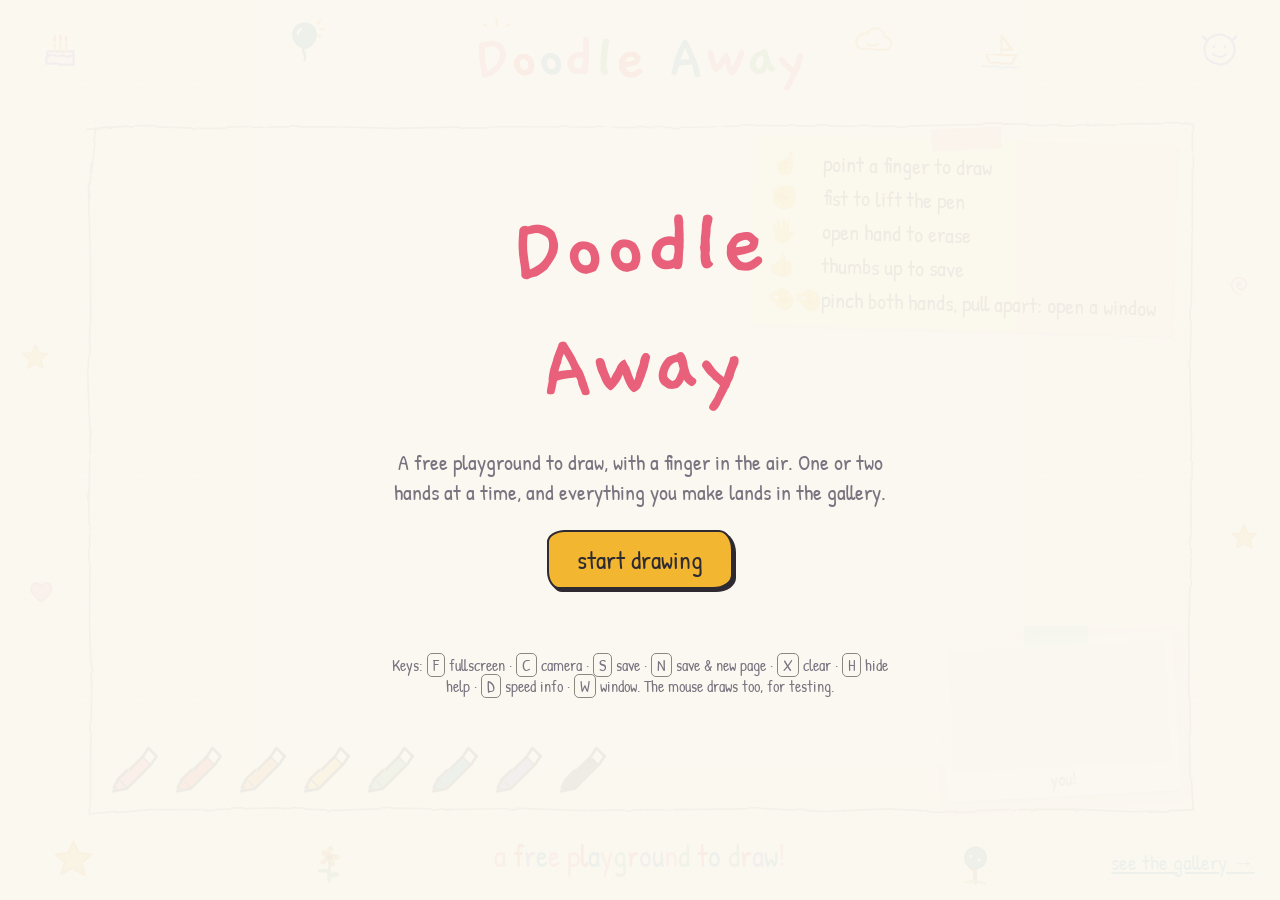
<file: index.html>
<!doctype html>
<html lang="en">
<head>
<meta charset="utf-8">
<meta name="viewport" content="width=device-width,initial-scale=1">
<title>Doodle Away</title>
<link rel="stylesheet" href="css/style.css">
</head>
<body class="wall">
  <!-- wobble filter that makes SVG lines look hand-drawn -->
  <svg width="0" height="0" style="position:absolute">
    <filter id="wobble"><feTurbulence type="fractalNoise" baseFrequency="0.035" numOctaves="2" seed="3"/><feDisplacementMap in="SourceGraphic" scale="3"/></filter>
  </svg>

  <svg id="frame" class="frame"><path/></svg>

  <h1 id="title" class="title" aria-label="Doodle Away"></h1>
  <p id="tagline" class="tagline"></p>

  <!-- margin doodles -->
  <i class="doodle" data-doodle="cake" style="left:3%;top:3%"></i>
  <i class="doodle" data-doodle="balloon" style="left:22%;top:2%"></i>
  <i class="doodle" data-doodle="sun" style="left:37%;top:1.5%"></i>
  <i class="doodle" data-doodle="cloud" style="right:30%;top:2%"></i>
  <i class="doodle" data-doodle="boat" style="right:20%;top:3%"></i>
  <i class="doodle" data-doodle="smiley" style="right:3%;top:3%"></i>
  <i class="doodle sm" data-doodle="star" style="left:1.6%;top:38%"></i>
  <i class="doodle sm" data-doodle="heart" style="left:2%;top:64%"></i>
  <i class="doodle sm" data-doodle="star" style="right:1.6%;top:58%"></i>
  <i class="doodle sm" data-doodle="swirl" style="right:2%;top:30%"></i>
  <i class="doodle" data-doodle="star" style="left:4%;bottom:2%"></i>
  <i class="doodle" data-doodle="tree" style="right:22%;bottom:1.5%"></i>
  <i class="doodle" data-doodle="flower" style="left:24%;bottom:1.5%"></i>

  <div id="stage"></div>
  <div id="tray" class="tray"></div>

  <!-- how to play: just three things -->
  <ul class="howto help">
    <li><b>☝️</b>point a finger to draw</li>
    <li><b>✊</b>fist to lift the pen</li>
    <li><b>🖐</b>open hand to erase</li>
    <li><b>👍</b>thumbs up to save</li>
    <li><b>🤏🤏</b>pinch both hands, pull apart: open a window</li>
  </ul>

  <figure class="polaroid">
    <video id="cam" playsinline muted></video>
    <figcaption>you!</figcaption>
  </figure>

  <a class="gallery-link" href="gallery.html" target="_blank">see the gallery →</a>

  <div id="toast"></div>
  <div id="flash"></div>

  <div id="intro">
    <div class="card">
      <h2>Doodle Away</h2>
      <p>A free playground to draw, with a finger in the air. One or two hands at a time, and everything you make lands in the gallery.</p>
      <button id="start" class="btn primary">start drawing</button>
      <p id="err"></p>
      <p class="keys">Keys: <kbd>F</kbd> fullscreen · <kbd>C</kbd> camera · <kbd>S</kbd> save · <kbd>N</kbd> save &amp; new page · <kbd>X</kbd> clear · <kbd>H</kbd> hide help · <kbd>D</kbd> speed info · <kbd>W</kbd> window. The mouse draws too, for testing.</p>
    </div>
  </div>

  <script src="vendor/p5.min.js"></script>
  <script type="module" src="js/app.js"></script>
</body>
</html>
</file>
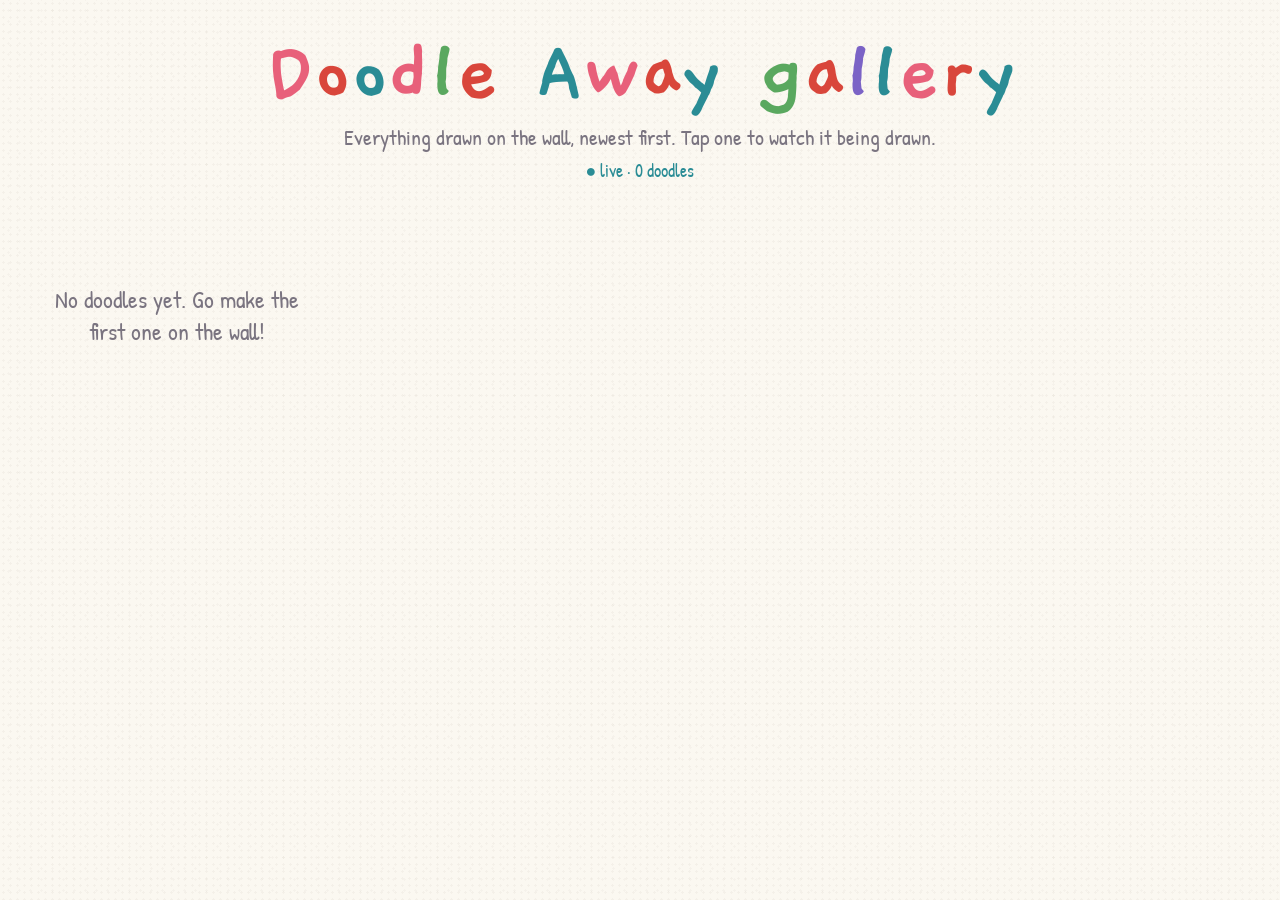
<file: gallery.html>
<!doctype html>
<html lang="en">
<head>
<meta charset="utf-8">
<meta name="viewport" content="width=device-width,initial-scale=1">
<title>Doodle Away Gallery</title>
<link rel="stylesheet" href="css/style.css">
<style>
  .wrap { max-width: 1240px; margin: 0 auto; padding: 28px 16px 80px; }
  header { text-align: center; margin-bottom: 36px; }
  header h1 { font-family: var(--title); font-size: clamp(48px, 9vw, 88px); margin: 0; line-height: 1; }
  header h1 span { display: inline-block; transform: rotate(var(--r, 0deg)); }
  header p { font-size: 22px; color: var(--muted); margin: 6px 0 0; }
  .live { font-size: 18px; color: var(--teal); }
  .grid { display: grid; grid-template-columns: repeat(auto-fill, minmax(230px, 1fr)); gap: 40px 28px; }
  .card {
    all: unset; cursor: pointer; display: block; position: relative; background: #fff; padding: 10px 10px 6px;
    box-shadow: 2px 4px 12px rgba(0, 0, 0, .1); transform: rotate(var(--r, 0deg)); transition: transform .2s;
  }
  .card::before { /* washi tape */
    content: ''; position: absolute; left: 50%; top: -12px; width: 76px; height: 22px; transform: translateX(-50%) rotate(var(--tr, -3deg));
    background: var(--tape, rgba(232, 96, 122, .45));
  }
  .card:hover, .card:focus-visible { transform: rotate(0deg) scale(1.03); z-index: 1; }
  .card:focus-visible { outline: 2.5px dashed var(--ink); outline-offset: 4px; }
  .card img { display: block; width: 100%; aspect-ratio: 4/3; object-fit: contain; background: var(--paper); }
  .card .meta { text-align: center; font-size: 18px; color: var(--muted); padding-top: 4px; }
  .card.new { animation: drop .7s ease; }
  @keyframes drop { from { transform: translateY(-30px) rotate(8deg); opacity: 0; } }
  .empty { text-align: center; font-size: 24px; color: var(--muted); padding: 40px 0; }
  dialog { border: 0; padding: 0; background: transparent; max-width: min(1100px, 94vw); width: 100%; color: var(--ink); }
  dialog::backdrop { background: rgba(60, 50, 40, .45); }
  .viewer { background: #fff; padding: 14px; box-shadow: 4px 8px 30px rgba(0, 0, 0, .2); }
  #replay { display: grid; place-items: center; background: var(--paper); }
  #replay canvas { max-width: 100%; max-height: 70vh; height: auto !important; width: auto !important; }
  .bar { display: flex; gap: 12px; padding-top: 12px; align-items: center; flex-wrap: wrap; }
  .bar .grow { flex: 1; color: var(--muted); font-size: 20px; }
</style>
</head>
<body>
  <div class="wrap">
    <header>
      <h1 id="title" aria-label="Doodle Away gallery"></h1>
      <p>Everything drawn on the wall, newest first. Tap one to watch it being drawn.</p>
      <p class="live" id="count">loading…</p>
    </header>
    <div id="grid" class="grid"></div>
  </div>

  <dialog id="dlg">
    <div class="viewer">
      <div id="replay"></div>
      <div class="bar">
        <span class="grow" id="info"></span>
        <button class="btn" id="again">↻ replay</button>
        <a class="btn" id="dl" download>download</a>
        <button class="btn" id="close">close</button>
      </div>
    </div>
  </dialog>

  <script src="vendor/p5.min.js"></script>
  <script type="module">
    import { store } from './js/store.js';
    import { drawSegment } from './js/render.js';

    const colors = ['#e8607a', '#d9463b', '#2a8c95', '#e8607a', '#5aa85f', '#d9463b', '#7b63c6', '#2a8c95'];
    document.getElementById('title').innerHTML = [...'Doodle Away gallery'].map((ch, i) =>
      ch === ' ' ? ' ' : `<span style="color:${colors[i % colors.length]};--r:${((i * 37) % 9) - 4}deg">${ch}</span>`).join('');

    const tapes = ['rgba(232,96,122,.45)', 'rgba(42,140,149,.35)', 'rgba(242,182,48,.5)', 'rgba(123,99,198,.35)', 'rgba(90,168,95,.4)'];
    const grid = document.getElementById('grid');
    const fmt = t => new Date(t).toLocaleString([], { day: 'numeric', month: 'short', hour: '2-digit', minute: '2-digit' });
    const known = new Set();
    const hash = s => [...s].reduce((a, c) => (a * 31 + c.charCodeAt(0)) >>> 0, 7);

    async function load() {
      const items = await store.list();
      document.getElementById('count').textContent = `● live · ${items.length} doodle${items.length === 1 ? '' : 's'}`;
      if (!items.length) { grid.innerHTML = '<p class="empty">No doodles yet. Go make the first one on the wall!</p>'; return; }
      grid.querySelector('.empty')?.remove();
      const first = known.size === 0;
      items.slice().reverse().forEach(d => {
        if (known.has(d.id)) return;
        known.add(d.id);
        const h = hash(d.id);
        const b = document.createElement('button');
        b.className = 'card' + (first ? '' : ' new');
        b.style.setProperty('--r', `${(h % 7) - 3}deg`);
        b.style.setProperty('--tr', `${(h % 9) - 4}deg`);
        b.style.setProperty('--tape', tapes[h % tapes.length]);
        b.innerHTML = `<img alt="Doodle from ${fmt(d.createdAt)}" loading="lazy"><div class="meta">${fmt(d.createdAt)}</div>`;
        b.querySelector('img').src = d.png;
        b.onclick = () => open(d.id);
        grid.prepend(b);
      });
    }

    let sketch;
    async function open(id) {
      const d = await store.get(id);
      if (!d) return;
      document.getElementById('info').textContent = fmt(d.createdAt);
      const dl = document.getElementById('dl'); dl.href = d.png; dl.download = `doodle-${d.id}.png`;
      document.getElementById('dlg').showModal();
      sketch?.remove();
      sketch = new p5(p => {
        let events, i, ink, k;
        const reset = () => {
          events = [];
          for (const s of d.strokes || []) s.pts.forEach((pt, j) => events.push({ s, j, t: pt[3] }));
          events.sort((a, b) => a.t - b.t);
          let tt = 0, prev = events[0]?.t ?? 0;
          for (const e of events) { tt += Math.min(e.t - prev, 250); prev = e.t; e.rt = tt; }
          k = tt > 8000 ? 8000 / tt : 1;
          i = 0; p.start = p.millis();
          ink.clear();
        };
        p.setup = () => {
          const scale = Math.min(1, 1600 / Math.max(d.width, d.height));
          p.createCanvas(Math.ceil(d.width * scale), Math.ceil(d.height * scale)).parent('replay');
          p.pixelDensity(1);
          ink = p.createGraphics(p.width, p.height); ink.pixelDensity(1); ink.scale(scale); ink.strokeCap(p.ROUND);
          reset();
          document.getElementById('again').onclick = reset;
        };
        p.draw = () => {
          const t = (p.millis() - p.start) / k;
          while (i < events.length && events[i].rt <= t) {
            const { s, j } = events[i];
            drawSegment(ink, s, s.pts[Math.max(0, j - 1)], s.pts[j], 0, 0, j);
            i++;
          }
          p.background('#fbf8f1'); p.image(ink, 0, 0);
        };
      });
    }
    const dlg = document.getElementById('dlg');
    document.getElementById('close').onclick = () => dlg.close();
    dlg.addEventListener('close', () => { sketch?.remove(); sketch = null; });

    load();
    store.subscribe(() => load());
  </script>
</body>
</html>
</file>
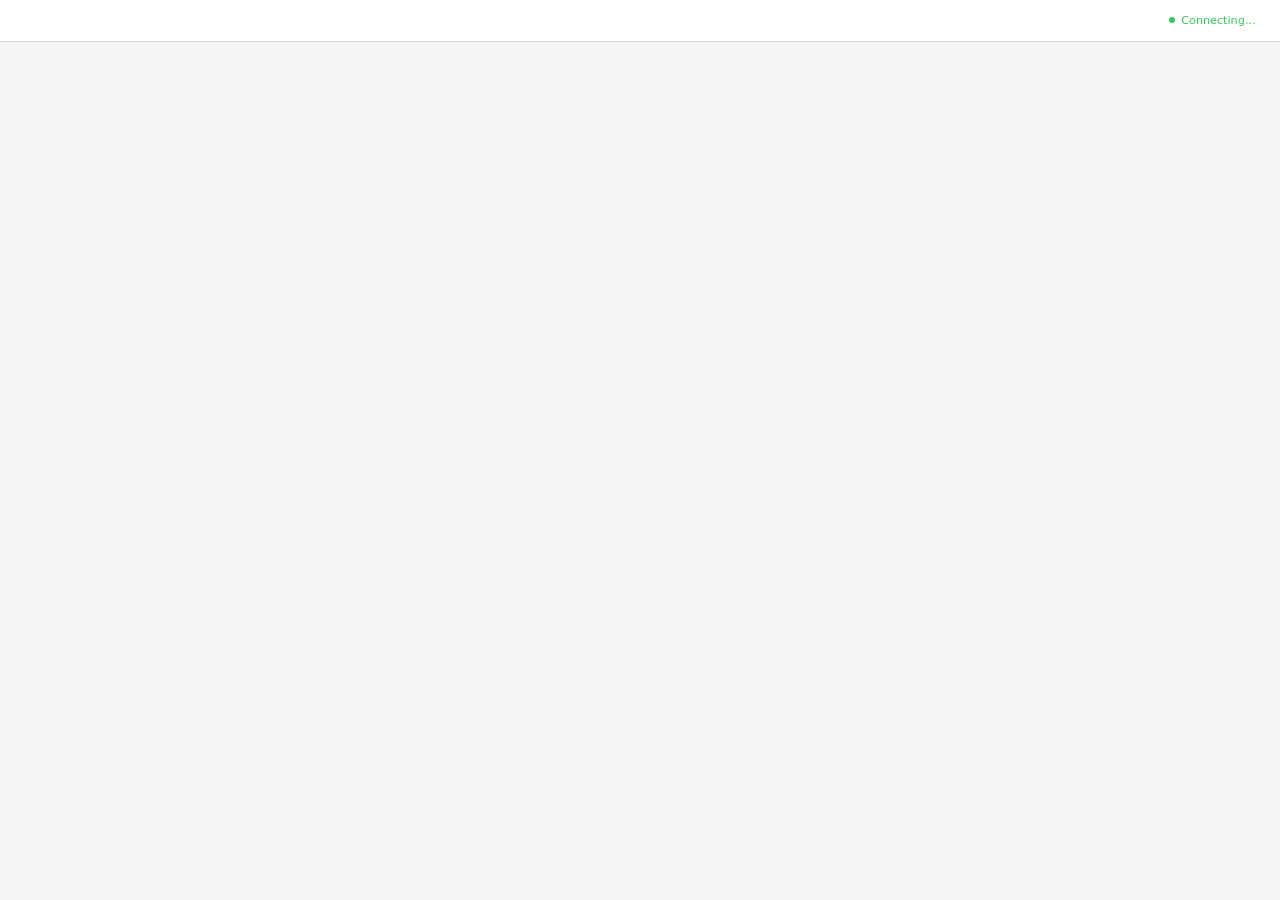
<file: .claude/skills/brainstorming/scripts/frame-template.html>
<!DOCTYPE html>
<html>
<head>
  <meta charset="utf-8">
  <title>Superpowers Brainstorming</title>
  <style>
    /*
     * BRAINSTORM COMPANION FRAME TEMPLATE
     *
     * This template provides a consistent frame with:
     * - OS-aware light/dark theming
     * - Header branding and connection status
     * - Scrollable main content area
     * - CSS helpers for common UI patterns
     *
     * Content is injected via placeholder comment in #frame-content.
     */

    * { box-sizing: border-box; margin: 0; padding: 0; }
    html, body { height: 100%; overflow: hidden; }

    /* ===== THEME VARIABLES ===== */
    :root {
      --bg-primary: #f5f5f7;
      --bg-secondary: #ffffff;
      --bg-tertiary: #e5e5e7;
      --border: #d1d1d6;
      --text-primary: #1d1d1f;
      --text-secondary: #86868b;
      --text-tertiary: #aeaeb2;
      --accent: #0071e3;
      --accent-hover: #0077ed;
      --success: #34c759;
      --warning: #ff9f0a;
      --error: #ff3b30;
      --selected-bg: #e8f4fd;
      --selected-border: #0071e3;
    }

    @media (prefers-color-scheme: dark) {
      :root {
        --bg-primary: #1d1d1f;
        --bg-secondary: #2d2d2f;
        --bg-tertiary: #3d3d3f;
        --border: #424245;
        --text-primary: #f5f5f7;
        --text-secondary: #86868b;
        --text-tertiary: #636366;
        --accent: #0a84ff;
        --accent-hover: #409cff;
        --selected-bg: rgba(10, 132, 255, 0.15);
        --selected-border: #0a84ff;
      }
    }

    body {
      font-family: system-ui, -apple-system, BlinkMacSystemFont, sans-serif;
      background: var(--bg-primary);
      color: var(--text-primary);
      display: flex;
      flex-direction: column;
      line-height: 1.5;
    }

    /* ===== FRAME STRUCTURE ===== */
    .brand { display: flex; align-items: center; min-width: 0; overflow: hidden; color: var(--text-secondary); line-height: 1; }
    .brand a { color: inherit; text-decoration: none; display: flex; align-items: center; gap: 0.5rem; min-width: 0; max-width: 100%; line-height: 1; }
    .brand-copy { display: block; min-width: 0; overflow: hidden; text-overflow: ellipsis; white-space: nowrap; line-height: 1; transform: translateY(-1px); }
    .brand-logo { display: block; height: 1em; width: auto; max-width: 180px; flex-shrink: 0; filter: invert(1); }
    @media (prefers-color-scheme: dark) {
      .brand-logo { filter: none; }
    }
    .status { font-size: 0.7rem; color: var(--status-color, var(--success)); display: flex; align-items: center; gap: 0.4rem; justify-self: end; white-space: nowrap; line-height: 1; }
    .status::before { content: ''; width: 6px; height: 6px; background: var(--status-color, var(--success)); border-radius: 50%; }

    .main { flex: 1; overflow-y: auto; }
    #frame-content { padding: 2rem; min-height: 100%; }

    .header {
      background: var(--bg-secondary);
      border-bottom: 1px solid var(--border);
      padding: 0.5rem 1.5rem;
      flex-shrink: 0;
      display: grid;
      grid-template-columns: minmax(0, 1fr) auto;
      align-items: center;
      gap: 1rem;
      min-height: 42px;
    }
    .header .brand { justify-self: start; width: 100%; font-size: 0.75rem; line-height: 1; }
    .header .status { grid-column: 2; line-height: 1; }
    .header span {
      font-size: 0.75rem;
      color: var(--text-secondary);
    }
    .header .selected-text {
      color: var(--accent);
      font-weight: 500;
    }

    /* ===== TYPOGRAPHY ===== */
    h2 { font-size: 1.5rem; font-weight: 600; margin-bottom: 0.5rem; }
    h3 { font-size: 1.1rem; font-weight: 600; margin-bottom: 0.25rem; }
    .subtitle { color: var(--text-secondary); margin-bottom: 1.5rem; }
    .section { margin-bottom: 2rem; }
    .label { font-size: 0.7rem; color: var(--text-secondary); text-transform: uppercase; letter-spacing: 0.05em; margin-bottom: 0.5rem; }

    /* ===== OPTIONS (for A/B/C choices) ===== */
    .options { display: flex; flex-direction: column; gap: 0.75rem; }
    .option {
      background: var(--bg-secondary);
      border: 2px solid var(--border);
      border-radius: 12px;
      padding: 1rem 1.25rem;
      cursor: pointer;
      transition: all 0.15s ease;
      display: flex;
      align-items: flex-start;
      gap: 1rem;
    }
    .option:hover { border-color: var(--accent); }
    .option.selected { background: var(--selected-bg); border-color: var(--selected-border); }
    .option .letter {
      background: var(--bg-tertiary);
      color: var(--text-secondary);
      width: 1.75rem; height: 1.75rem;
      border-radius: 6px;
      display: flex; align-items: center; justify-content: center;
      font-weight: 600; font-size: 0.85rem; flex-shrink: 0;
    }
    .option.selected .letter { background: var(--accent); color: white; }
    .option .content { flex: 1; }
    .option .content h3 { font-size: 0.95rem; margin-bottom: 0.15rem; }
    .option .content p { color: var(--text-secondary); font-size: 0.85rem; margin: 0; }

    /* ===== CARDS (for showing designs/mockups) ===== */
    .cards { display: grid; grid-template-columns: repeat(auto-fit, minmax(280px, 1fr)); gap: 1rem; }
    .card {
      background: var(--bg-secondary);
      border: 1px solid var(--border);
      border-radius: 12px;
      overflow: hidden;
      cursor: pointer;
      transition: all 0.15s ease;
    }
    .card:hover { border-color: var(--accent); transform: translateY(-2px); box-shadow: 0 4px 12px rgba(0,0,0,0.1); }
    .card.selected { border-color: var(--selected-border); border-width: 2px; }
    .card-image { background: var(--bg-tertiary); aspect-ratio: 16/10; display: flex; align-items: center; justify-content: center; }
    .card-body { padding: 1rem; }
    .card-body h3 { margin-bottom: 0.25rem; }
    .card-body p { color: var(--text-secondary); font-size: 0.85rem; }

    /* ===== MOCKUP CONTAINER ===== */
    .mockup {
      background: var(--bg-secondary);
      border: 1px solid var(--border);
      border-radius: 12px;
      overflow: hidden;
      margin-bottom: 1.5rem;
    }
    .mockup-header {
      background: var(--bg-tertiary);
      padding: 0.5rem 1rem;
      font-size: 0.75rem;
      color: var(--text-secondary);
      border-bottom: 1px solid var(--border);
    }
    .mockup-body { padding: 1.5rem; }

    /* ===== SPLIT VIEW (side-by-side comparison) ===== */
    .split { display: grid; grid-template-columns: 1fr 1fr; gap: 1.5rem; }
    @media (max-width: 700px) { .split { grid-template-columns: 1fr; } }

    /* ===== PROS/CONS ===== */
    .pros-cons { display: grid; grid-template-columns: 1fr 1fr; gap: 1rem; margin: 1rem 0; }
    .pros, .cons { background: var(--bg-secondary); border-radius: 8px; padding: 1rem; }
    .pros h4 { color: var(--success); font-size: 0.85rem; margin-bottom: 0.5rem; }
    .cons h4 { color: var(--error); font-size: 0.85rem; margin-bottom: 0.5rem; }
    .pros ul, .cons ul { margin-left: 1.25rem; font-size: 0.85rem; color: var(--text-secondary); }
    .pros li, .cons li { margin-bottom: 0.25rem; }

    /* ===== PLACEHOLDER (for mockup areas) ===== */
    .placeholder {
      background: var(--bg-tertiary);
      border: 2px dashed var(--border);
      border-radius: 8px;
      padding: 2rem;
      text-align: center;
      color: var(--text-tertiary);
    }

    /* ===== INLINE MOCKUP ELEMENTS ===== */
    .mock-nav { background: var(--accent); color: white; padding: 0.75rem 1rem; display: flex; gap: 1.5rem; font-size: 0.9rem; }
    .mock-sidebar { background: var(--bg-tertiary); padding: 1rem; min-width: 180px; }
    .mock-content { padding: 1.5rem; flex: 1; }
    .mock-button { background: var(--accent); color: white; border: none; padding: 0.5rem 1rem; border-radius: 6px; font-size: 0.85rem; }
    .mock-input { background: var(--bg-primary); border: 1px solid var(--border); border-radius: 6px; padding: 0.5rem; width: 100%; }
  </style>
</head>
<body>
  <div class="header">
    <!-- BRANDING -->
    <div class="status">Connecting…</div>
  </div>

  <div class="main">
    <div id="frame-content">
      <!-- CONTENT -->
    </div>
  </div>

</body>
</html>
</file>
<file: css/style.css>
@font-face { font-family: 'Patrick Hand'; src: url(../fonts/patrick-hand.woff2) format('woff2'); font-display: block; }
@font-face { font-family: 'Gaegu'; src: url(../fonts/gaegu-bold.woff2) format('woff2'); font-weight: 700; font-display: block; }

:root {
  --paper: #fbf8f1;
  --pencil: #8b8780;
  --ink: #2d2a32;
  --muted: #7a7480;
  --pink: #e8607a;
  --red: #d9463b;
  --teal: #2a8c95;
  --green: #5aa85f;
  --yellow: #f2b630;
  --purple: #7b63c6;
  --hand: 'Patrick Hand', 'Comic Sans MS', 'Chalkboard SE', cursive;
  --title: 'Gaegu', 'Patrick Hand', cursive;
}
* { box-sizing: border-box; }
html, body { margin: 0; height: 100%; color: var(--ink); font-family: var(--hand); }
body {
  background-color: var(--paper);
  /* faint paper grain */
  background-image:
    radial-gradient(rgba(120, 100, 70, .05) 1px, transparent 1.2px),
    radial-gradient(rgba(120, 100, 70, .04) 1px, transparent 1.2px);
  background-size: 7px 7px, 11px 11px;
  background-position: 0 0, 3px 5px;
}
body.wall { overflow: hidden; }

.frame { position: fixed; inset: 0; width: 100%; height: 100%; pointer-events: none; }
.frame path { fill: none; stroke: var(--pencil); stroke-width: 1.6; filter: url(#wobble); }
#stage, #stage canvas { position: fixed; inset: 0; display: block; z-index: 2; }

.title {
  position: fixed; left: 50%; top: max(14px, 3vh); transform: translateX(-50%); margin: 0; z-index: 3;
  font-family: var(--title); font-weight: 700; font-size: clamp(44px, 7.2vh, 92px); line-height: 1; white-space: nowrap;
  background: var(--paper); padding: 0 18px;
}
.title span { display: inline-block; transform: rotate(var(--r, 0deg)); }
.title .sp { width: .35em; }
.tagline {
  position: fixed; left: 50%; bottom: max(14px, 2.6vh); transform: translateX(-50%); margin: 0; z-index: 3;
  font-size: clamp(22px, 3.4vh, 38px); white-space: nowrap;
}
.doodle { position: fixed; width: clamp(34px, 5vh, 60px); height: clamp(34px, 5vh, 60px); z-index: 1; filter: url(#wobble); }
.doodle.sm { width: clamp(24px, 3.4vh, 40px); height: clamp(24px, 3.4vh, 40px); }
.doodle svg { width: 100%; height: 100%; display: block; }

.tray { position: fixed; display: flex; gap: 10px; z-index: 3; pointer-events: none; }
.marker svg { width: 100%; height: 100%; display: block; filter: url(#wobble); }

.howto {
  position: fixed; right: calc(max(56px, 7vw) + 16px); top: calc(max(96px, 14vh) + 14px); z-index: 3;
  list-style: none; margin: 0; padding: 12px 16px; display: grid; gap: 4px; font-size: 22px;
  background: #fff7c9; transform: rotate(1.5deg); box-shadow: 2px 3px 0 rgba(0, 0, 0, .07);
}
.howto::before { /* washi tape */
  content: ''; position: absolute; left: 50%; top: -12px; width: 70px; height: 22px; transform: translateX(-50%) rotate(-4deg);
  background: rgba(232, 96, 122, .45);
}
.howto b { display: inline-block; min-width: 2.4em; }
body.hide-help .howto { display: none; }

.bubble {
  position: fixed; left: 50%; top: 45%; transform: translate(-50%, -50%) scale(.9); z-index: 4; opacity: 0; transition: .25s;
  font-size: clamp(26px, 4vh, 44px); padding: 14px 28px; background: #fff; border: 2.5px solid var(--ink);
  border-radius: 30px 26px 32px 24px / 24px 30px 26px 32px; pointer-events: none;
}
body.one-hand .bubble { opacity: 1; transform: translate(-50%, -50%) scale(1); }

.polaroid {
  position: fixed; right: calc(max(56px, 7vw) + 14px); bottom: calc(max(70px, 10vh) + 14px); z-index: 3; margin: 0;
  background: #fff; padding: 8px 8px 4px; box-shadow: 2px 4px 10px rgba(0, 0, 0, .12); transform: rotate(-3deg);
}
.polaroid::before {
  content: ''; position: absolute; left: 50%; top: -11px; width: 64px; height: 20px; transform: translateX(-50%) rotate(3deg);
  background: rgba(42, 140, 149, .35);
}
.polaroid video { display: block; width: min(220px, 17vw); aspect-ratio: 16/9; object-fit: cover; transform: scaleX(-1); background: #eee; }
.polaroid figcaption { text-align: center; font-size: 18px; color: var(--muted); }
body.hide-cam .polaroid { display: none; }

.gallery-link { position: fixed; right: max(16px, 2vw); bottom: max(14px, 2.6vh); z-index: 3; color: var(--teal); font-size: 22px; }

.btn {
  font: inherit; font-size: 20px; color: var(--ink); cursor: pointer; text-decoration: none; display: inline-block;
  background: #fff; border: 2.5px solid var(--ink); padding: 6px 18px;
  border-radius: 18px 14px 20px 12px / 12px 20px 14px 18px; box-shadow: 3px 3px 0 var(--ink);
}
.btn:hover { transform: translate(-1px, -1px); box-shadow: 4px 4px 0 var(--ink); }
.btn.primary { background: var(--yellow); font-size: 26px; padding: 10px 28px; }

#toast {
  position: fixed; left: 50%; top: calc(max(96px, 14vh) + 20px); transform: translate(-50%, -16px) rotate(-1.5deg); opacity: 0; transition: .25s; z-index: 6;
  background: #fff; border: 2.5px solid var(--ink); font-size: 28px; padding: 8px 22px; pointer-events: none;
  border-radius: 20px 14px 22px 12px / 12px 22px 14px 20px;
}
#toast.show { opacity: 1; transform: translate(-50%, 0) rotate(-1.5deg); }
#flash { position: fixed; inset: 0; background: #fff; opacity: 0; pointer-events: none; z-index: 5; }
#flash.go { animation: flash .6s ease-out; }
@keyframes flash { from { opacity: .85; } to { opacity: 0; } }

#intro { position: fixed; inset: 0; display: grid; place-items: center; z-index: 10; background: rgba(251, 248, 241, .94); }
#intro .card { max-width: 560px; padding: 32px; text-align: center; }
#intro h2 { font-family: var(--title); font-size: clamp(56px, 10vw, 96px); margin: 0 0 8px; color: var(--pink); transform: rotate(-2deg); }
#intro p { font-size: 22px; line-height: 1.35; color: var(--muted); }
#intro.loading .btn { opacity: .6; pointer-events: none; }
#err { color: var(--red) !important; min-height: 1em; }
.keys { font-size: 16px !important; }
kbd { font: inherit; border: 1.5px solid var(--pencil); border-radius: 5px; padding: 0 5px; }
</file>
